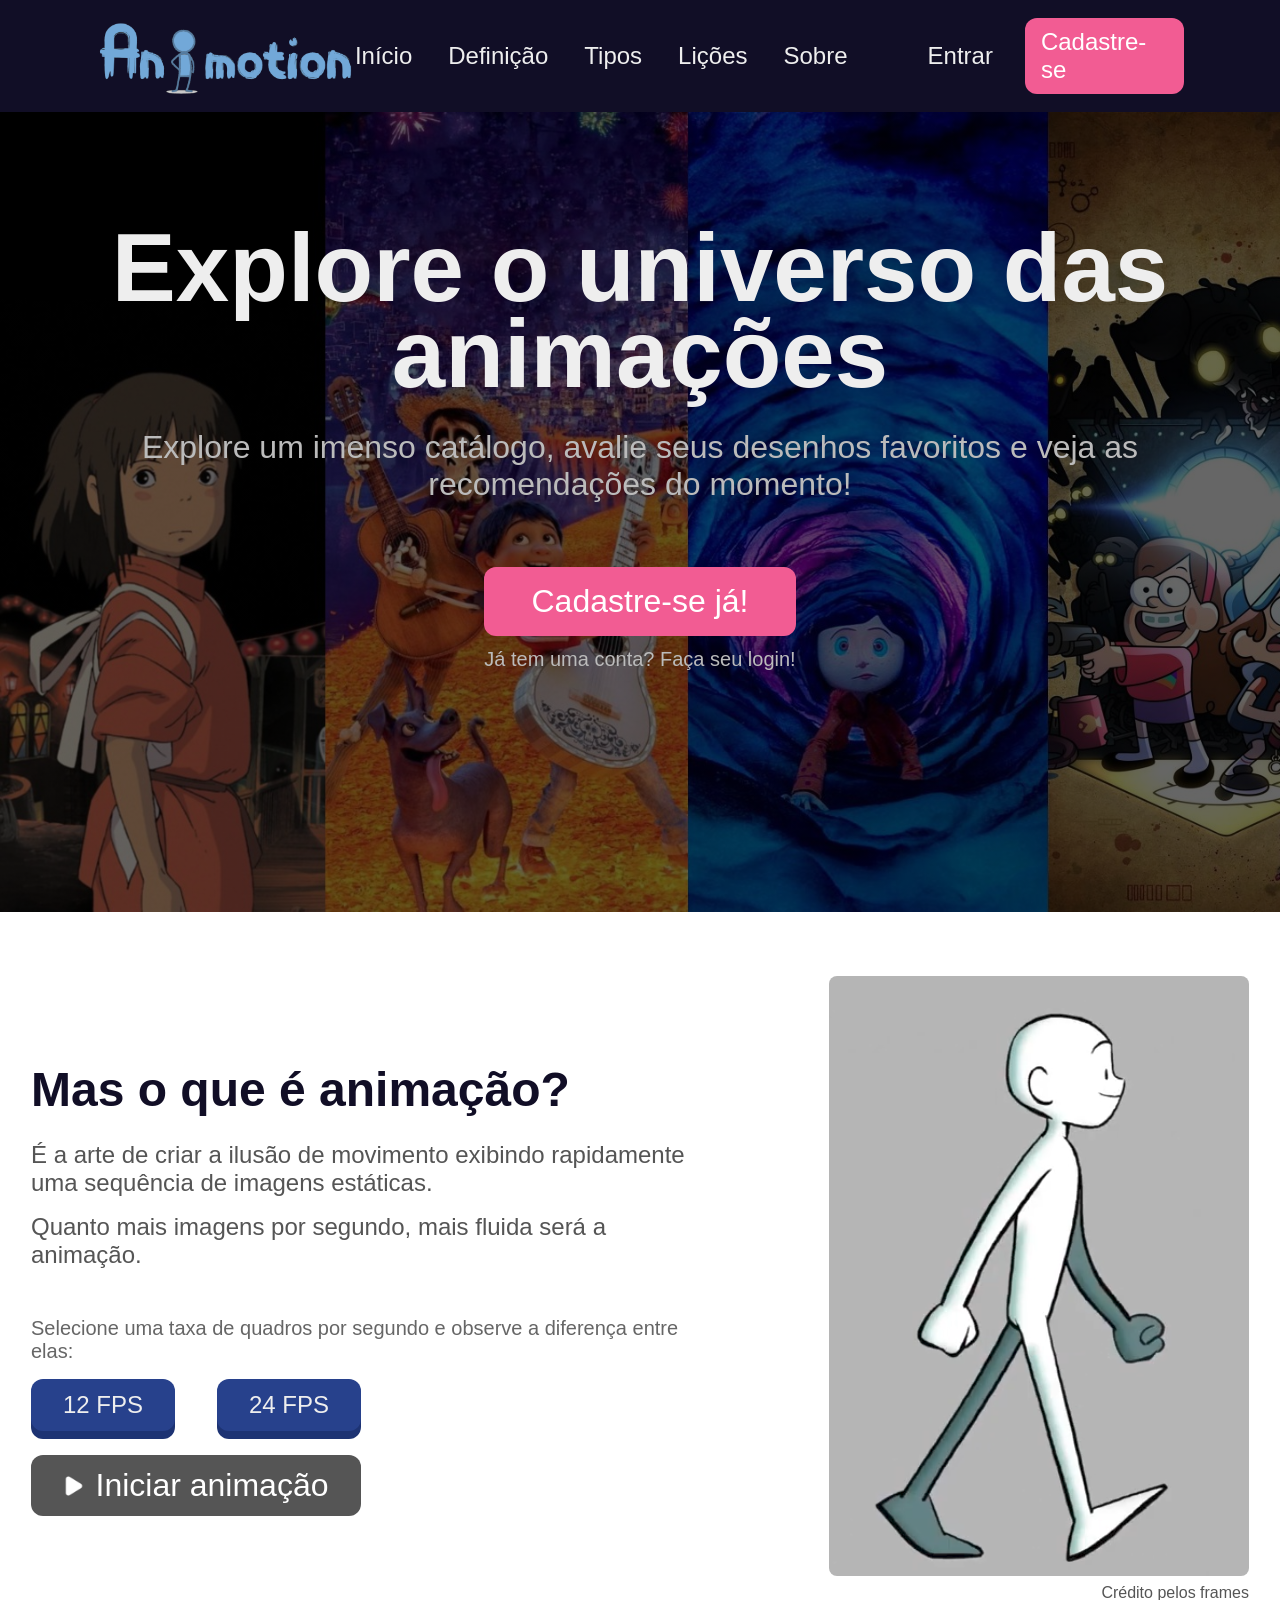
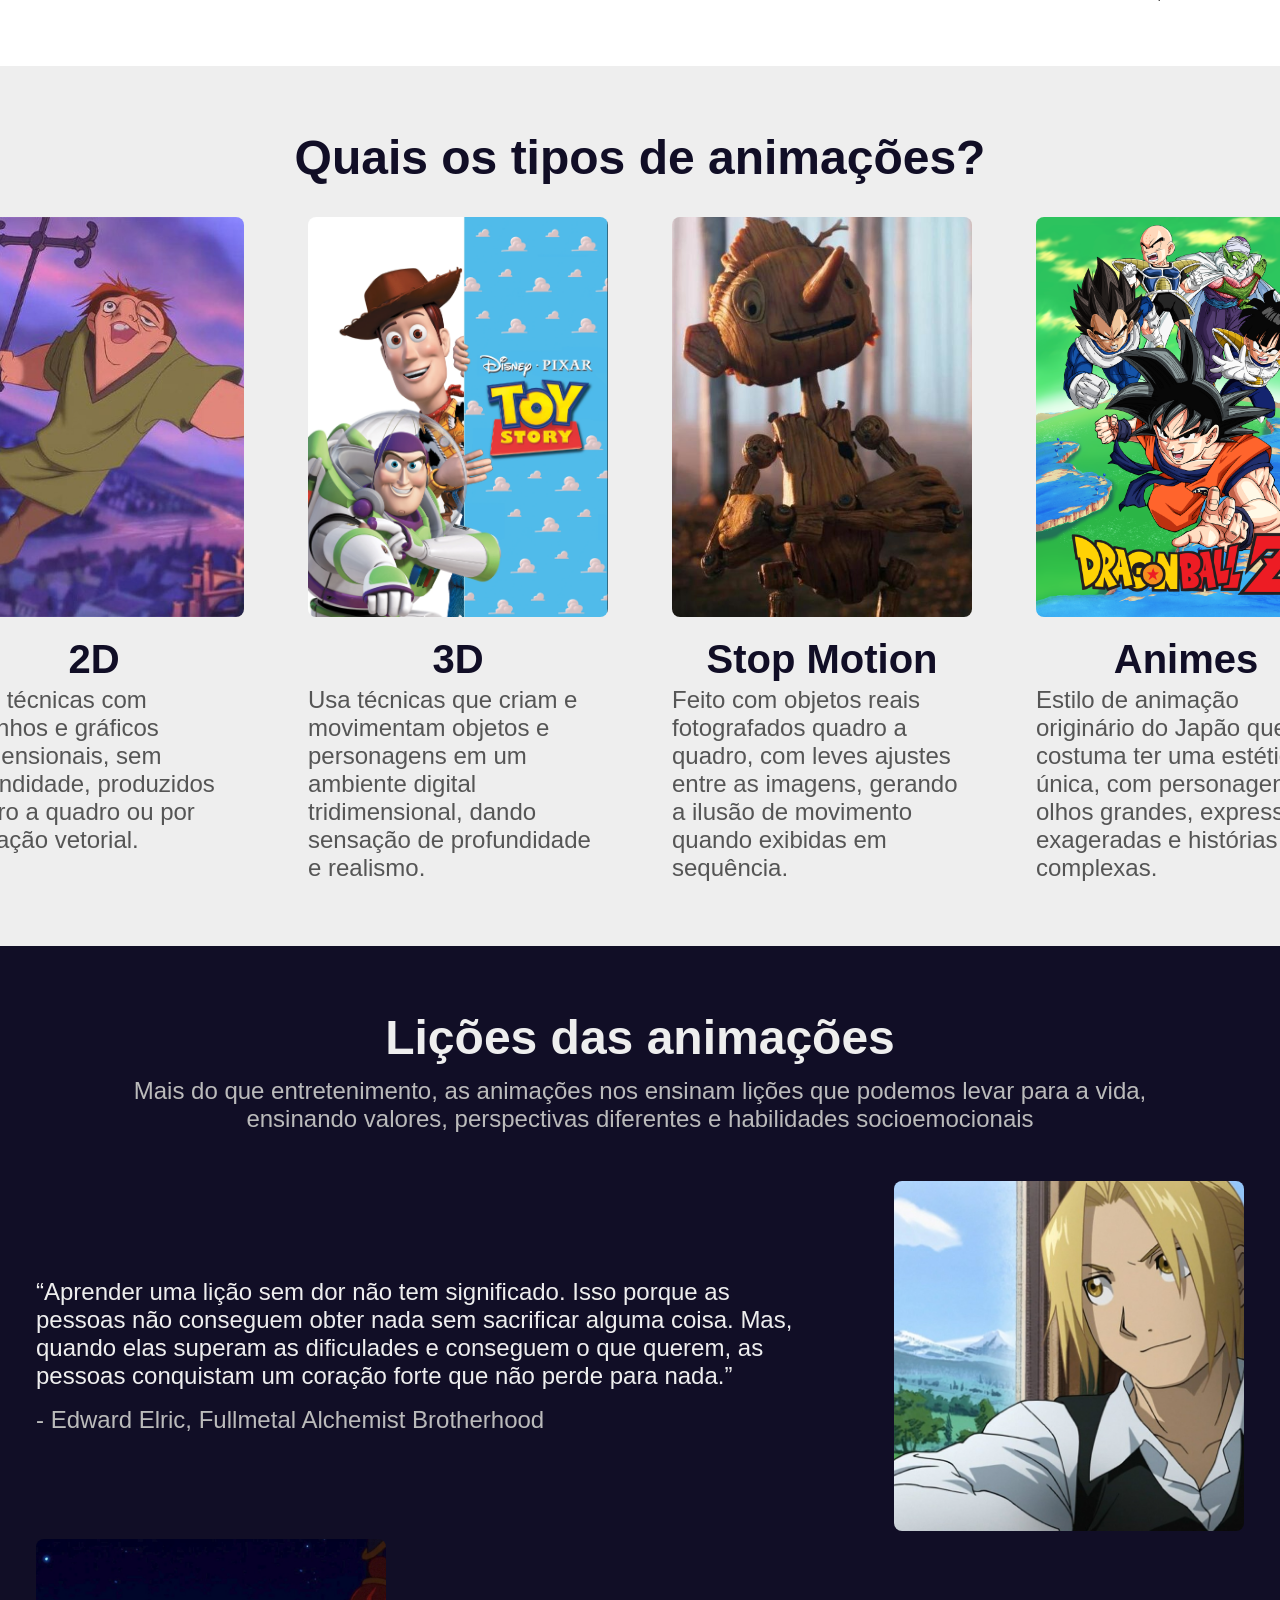
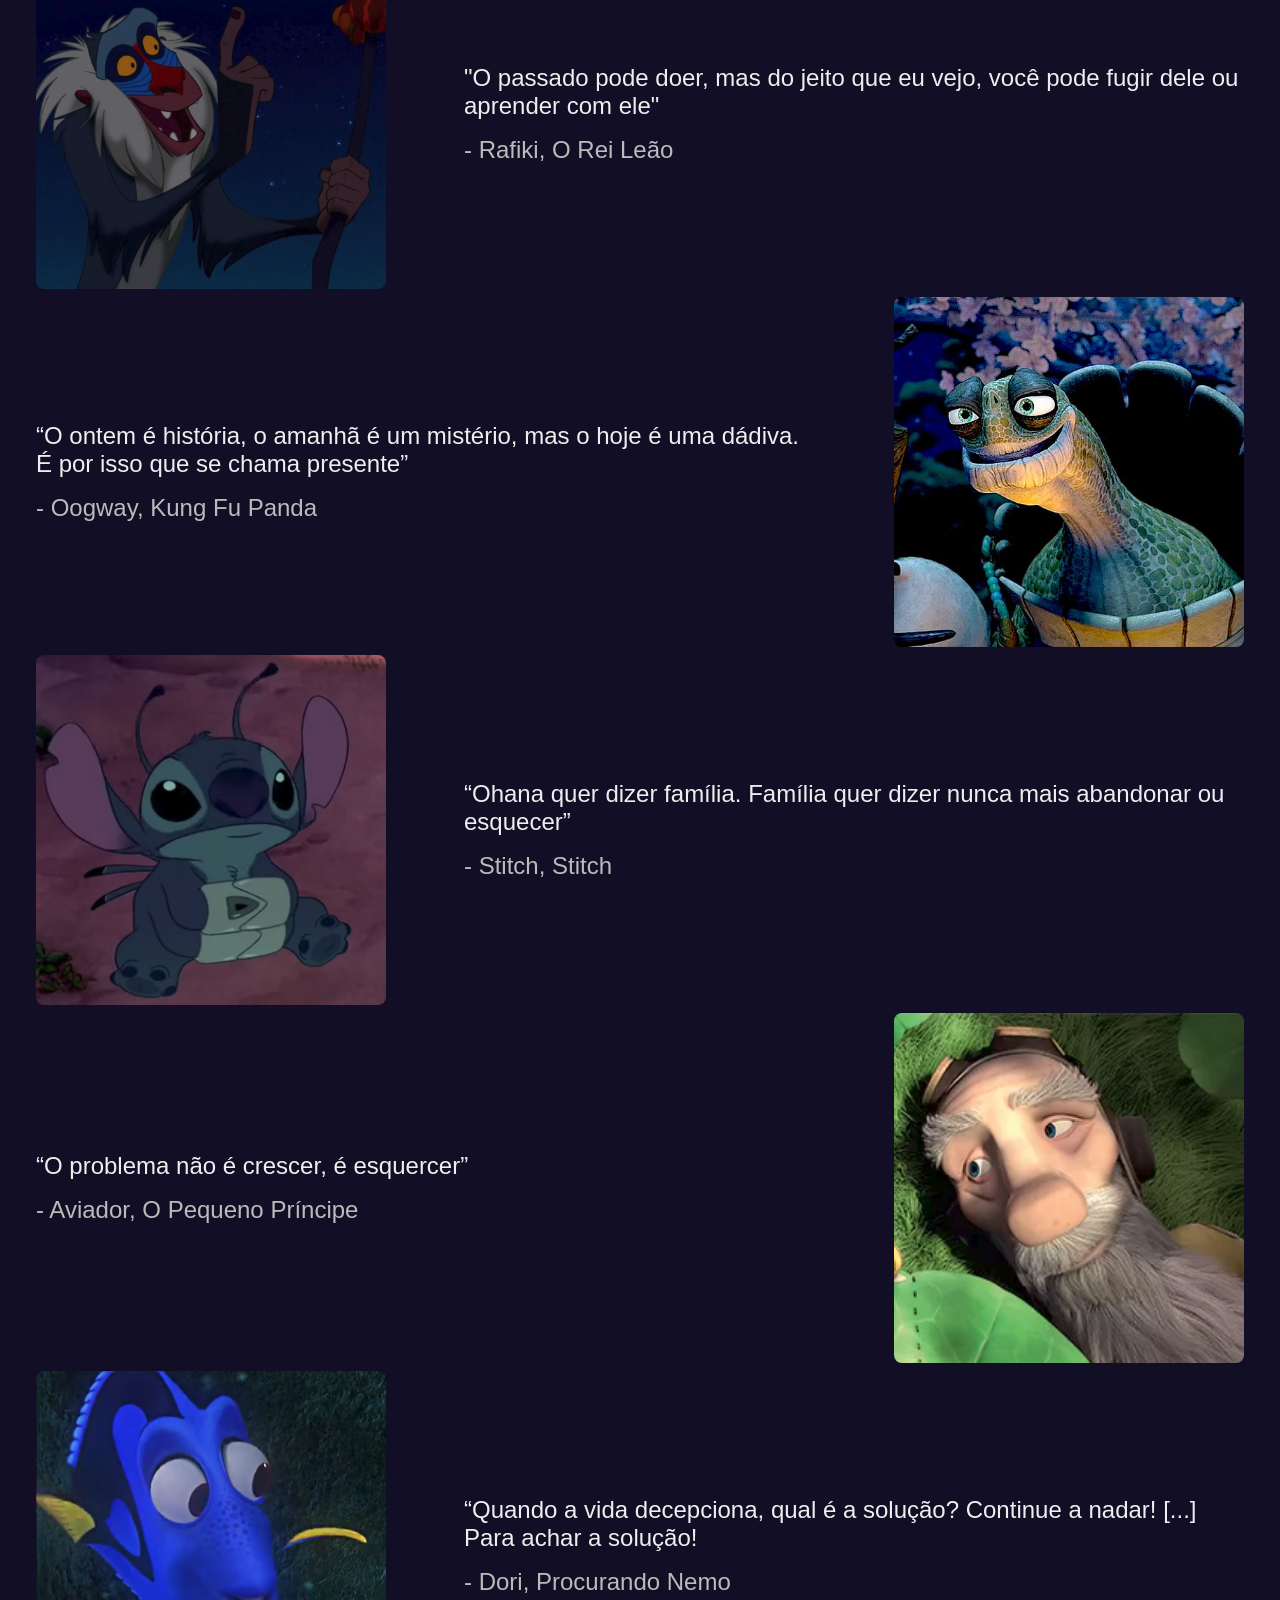
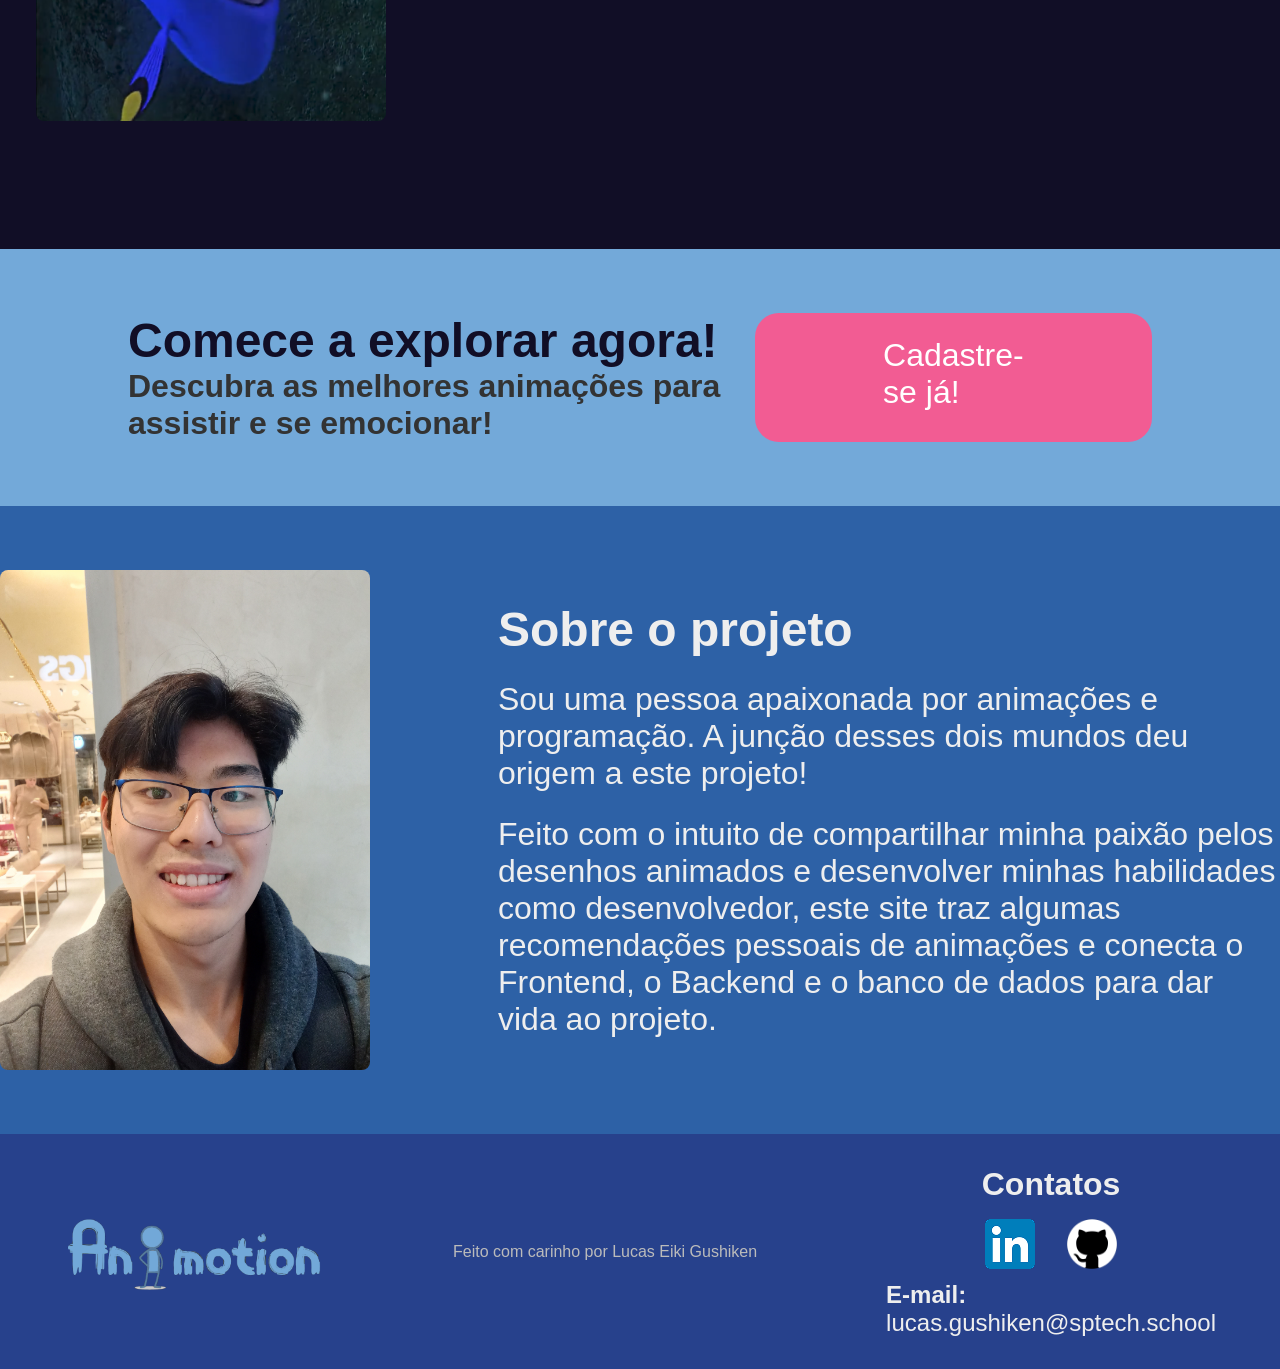
<file: site/public/index.html>
<!DOCTYPE html>
<html lang="pt-br">

<head>
    <meta charset="UTF-8">
    <meta name="viewport" content="width=device-width, initial-scale=1.0">
    <title>Animotion</title>

    <link rel="stylesheet" href="./css/reset.css">
    <link rel="stylesheet" href="./css/styles.css">

    <link rel="shortcut icon" href="./assets/images/icons/boneco-icon.png" type="image/x-icon">
</head>

<body>
    <header>
        <img class="logo-animotion" src="./assets/images/animotion-logo.png" alt="logo animotion">

        <nav>
            <ul class="links">
                <li><a href="#">Início</a></li>
                <li><a href="#definicao">Definição</a></li>
                <li><a href="#tipos">Tipos</a></li>
                <li><a href="#licoes">Lições</a></li>
                <li><a href="#sobre">Sobre</a></li>
            </ul>
            <div class="header-cta">
                <a href="./login.html">Entrar</a>
                <a href="./cadastro.html" class="cta-button">Cadastre-se</a>
            </div>
        </nav>
    </header>

    <main>
        <section class="hero">
            <div class="hero-info">
                <h1>Explore o universo das animações</h1>
                <p>Explore um imenso catálogo, avalie seus desenhos favoritos e veja as recomendações do momento!</p>
            </div>
            <div class="hero-cta">
                <a href="./cadastro.html" class="cta-button">Cadastre-se já!</a>
                <a href="./login.html" class="login-button">Já tem uma conta? Faça seu login!</a>
            </div>
        </section>


        <section id="definicao">
            <div class="definicao-info">
                <div class="info-container">
                    <h2>Mas o que é animação?</h2>
                    <div class="p-container">
                        <p>É a arte de criar a ilusão de movimento exibindo rapidamente uma sequência de imagens
                            estáticas.
                        </p>
                        <p>Quanto mais imagens por segundo, mais fluida será a animação.</p>
                    </div>
                </div>
                <div class="definicao-cta">
                    <p>Selecione uma taxa de quadros por segundo e observe a diferença entre elas:</p>
                    <div class="definicao-buttons">
                        <div class="fps-buttons">
                            <button id="btn-12fps" onclick="selecionarFPS(12)">12 FPS</button>
                            <button id="btn-24fps" onclick="selecionarFPS(24)">24 FPS</button>
                        </div>
                        <button id="btn-toggle-animacao" disabled onclick="toggleAnimacao()" class="cta-button">Iniciar
                            animação</button>
                    </div>
                </div>
            </div>

            <div class="img-container">
                <img id="img-frame" src="./assets/images/frames/12fps/frame-1.png" alt="frames">
                <a target="_blank" href="https://www.youtube.com/watch?v=8MRDWFzOXe4">Crédito pelos frames</a>
            </div>
        </section>


        <section id="tipos">
            <h2>Quais os tipos de animações?</h2>
            <ul class="tipos-animacoes">
                <li>
                    <img src="./assets/images/corcunda-de-notredame.jpeg" alt="Corcunda de Notre Dame">
                    <div class="tipo-info">
                        <h3>2D</h3>
                        <p>Inclui técnicas com desenhos e gráficos bidimensionais, sem profundidade, produzidos quadro a
                            quadro ou por animação vetorial.</p>
                    </div>
                </li>
                <li>
                    <img src="./assets/images/toy-story.png" alt="Toy Story">
                    <div class="tipo-info">
                        <h3>3D</h3>
                        <p>Usa técnicas que criam e movimentam objetos e personagens em um ambiente digital
                            tridimensional,
                            dando sensação de profundidade e realismo.</p>
                    </div>
                </li>
                <li>
                    <img src="./assets/images/pinoquio.jpg" alt="Pinóquio de Guillermo del Toro">
                    <div class="tipo-info">
                        <h3>Stop Motion</h3>
                        <p>Feito com objetos reais fotografados quadro a quadro, com leves ajustes entre as imagens,
                            gerando
                            a ilusão de movimento quando exibidas em sequência.</p>
                    </div>
                </li>
                <li>
                    <img src="./assets/images/dragon-ball-z.png" alt="Dragon Ball Z">
                    <div class="tipo-info">
                        <h3>Animes</h3>
                        <p>Estilo de animação originário do Japão que costuma ter uma estética única, com personagens de
                            olhos grandes, expressões exageradas e histórias complexas.</p>
                    </div>
                </li>
            </ul>
        </section>


        <section id="licoes">
            <div class="licoes-info">
                <h2>Lições das animações</h2>
                <p>Mais do que entretenimento, as animações nos ensinam lições que podemos levar para a vida, ensinando
                    valores, perspectivas diferentes e habilidades socioemocionais</p>
            </div>

            <ul class="citacoes">
                <li>
                    <div class="citacao-container">
                        <p class="citacao">
                            “Aprender uma lição sem dor não tem significado. Isso porque as pessoas não conseguem obter
                            nada
                            sem sacrificar alguma coisa. Mas, quando elas superam as dificulades e conseguem o que
                            querem,
                            as pessoas conquistam um coração forte que não perde para nada.”
                        </p>
                        <p class="credito">- Edward Elric, Fullmetal Alchemist Brotherhood</p>
                    </div>
                    <img src="./assets/images/edward-fmab.jpg" alt="Edward Elric">
                </li>

                <li class="reverso">
                    <div class="citacao-container">
                        <p class="citacao">
                            "O passado pode doer, mas do jeito que eu vejo, você pode fugir dele ou aprender com ele"
                        </p>
                        <p class="credito">- Rafiki, O Rei Leão</p>
                    </div>
                    <img src="./assets/images/rafiki.jpg" alt="Rafiki">
                </li>

                <li>
                    <div class="citacao-container">
                        <p class="citacao">
                            “O ontem é história, o amanhã é um mistério, mas o hoje é uma dádiva. É por isso que se
                            chama
                            presente”
                        </p>
                        <p class="credito">- Oogway, Kung Fu Panda</p>
                    </div>
                    <img src="./assets/images/oogway.jpeg" alt="Oogway">
                </li>

                <li class="reverso">
                    <div class="citacao-container">
                        <p class="citacao">
                            “Ohana quer dizer família. Família quer dizer nunca mais abandonar ou esquecer”
                        </p>
                        <p class="credito">- Stitch, Stitch</p>
                    </div>
                    <img src="./assets/images/stitch.png" alt="Stitch">
                </li>

                <li>
                    <div class="citacao-container">
                        <p class="citacao">
                            “O problema não é crescer, é esquercer”
                        </p>
                        <p class="credito">- Aviador, O Pequeno Príncipe</p>
                    </div>
                    <img src="./assets/images/aviador-pequeno-principe.png" alt="Aviador do Pequeno Príncipe">
                </li>

                <li class="reverso">
                    <div class="citacao-container">
                        <p class="citacao">
                            “Quando a vida decepciona, qual é a solução? Continue a nadar! [...] Para achar a solução!
                        </p>
                        <p class="credito">- Dori, Procurando Nemo</p>
                    </div>
                    <img src="./assets/images/dori.png" alt="Dori">
                </li>
            </ul>
        </section>


        <div class="cta">
            <div class="cta-container">
                <h2>Comece a explorar agora!</h2>
                <p>Descubra as melhores animações para assistir e se emocionar!</p>
            </div>
            <a href="./cadastro.html" class="cta-button">Cadastre-se já!</a>
        </div>


        <section id="sobre">
            <img src="./assets/images/foto-minha.jpg" alt="eu mesmo">
            <div class="sobre-info">
                <h2>Sobre o projeto</h2>
                <p>Sou uma pessoa apaixonada por animações e programação. A junção desses dois mundos deu origem a este
                    projeto!</p>
                <p>Feito com o intuito de compartilhar minha paixão pelos desenhos animados e desenvolver minhas
                    habilidades
                    como desenvolvedor, este site traz algumas recomendações pessoais de animações e conecta o Frontend,
                    o
                    Backend e o banco de dados para dar vida ao projeto.</p>
            </div>
        </section>
    </main>

    <footer>
        <img class="logo-animotion" src="./assets/images/animotion-logo.png" alt="logo animotion">
        <p>Feito com carinho por Lucas Eiki Gushiken</p>
        <div class="contatos">
            <h3>Contatos</h3>
            <div class="contatos-container">
                <ul class="redes-sociais">
                    <li><a target="_blank" href="https://www.linkedin.com/in/lucaseikigushiken/"><img
                                src="./assets/images/icons/linkedin-icon.png" alt="logo do linkedin"></a></li>
                    <li><a target="_blank" href="https://github.com/lucas-eiki"><img
                                src="./assets/images/icons/github-icon.png" alt="logo do github"></a></li>
                </ul>
                <div class="email-container">
                    <h4>E-mail:</h4>
                    <p>lucas.gushiken@sptech.school</p>
                </div>
            </div>
        </div>
    </footer>
</body>

</html>

<script>
    let imgFrame = document.getElementById('img-frame')
    let btn12fps = document.getElementById('btn-12fps')
    let btn24fps = document.getElementById('btn-24fps')
    let btnToggleAnimacao = document.getElementById('btn-toggle-animacao')
    let taxaAtualizacao = 0
    let fps
    let isLooping = false

    function selecionarFPS(fps_selecionado) {
        let umSegundo = 1000

        taxaAtualizacao = umSegundo / fps_selecionado
        fps = fps_selecionado

        if (fps == 12) {
            btn12fps.classList.toggle('selecionado')
            btn24fps.classList.remove('selecionado')
        } else {
            btn24fps.classList.toggle('selecionado')
            btn12fps.classList.remove('selecionado')
        }

        if (
            btn12fps.classList.contains('selecionado') ||
            btn24fps.classList.contains('selecionado')
        ) {
            btnToggleAnimacao.removeAttribute('disabled', '')
        } else {
            btnToggleAnimacao.setAttribute('disabled', '')
        }
    }

    let loopFrames

    function toggleAnimacao() {
        let frame = 0
        let qtdFrames = fps == 12 ? 16 : 32

        if (!isLooping) {
            isLooping = true

            loopFrames = setInterval(() => {
                frame++
                if (frame > qtdFrames) {
                    frame = 1
                }

                imgFrame.src = `./assets/images/frames/${fps}fps/frame-${frame}.png`
            }, taxaAtualizacao)

            btn12fps.setAttribute('disabled', '')
            btn24fps.setAttribute('disabled', '')
            btnToggleAnimacao.classList.add('animando')
            btnToggleAnimacao.innerHTML = "Parar animação"
        }
        else {
            isLooping = false
            clearInterval(loopFrames)
            btn12fps.removeAttribute('disabled', '')
            btn24fps.removeAttribute('disabled', '')
            btnToggleAnimacao.classList.remove('animando')
            btnToggleAnimacao.innerHTML = "Iniciar animação"
        }
    }
</script>
</file>
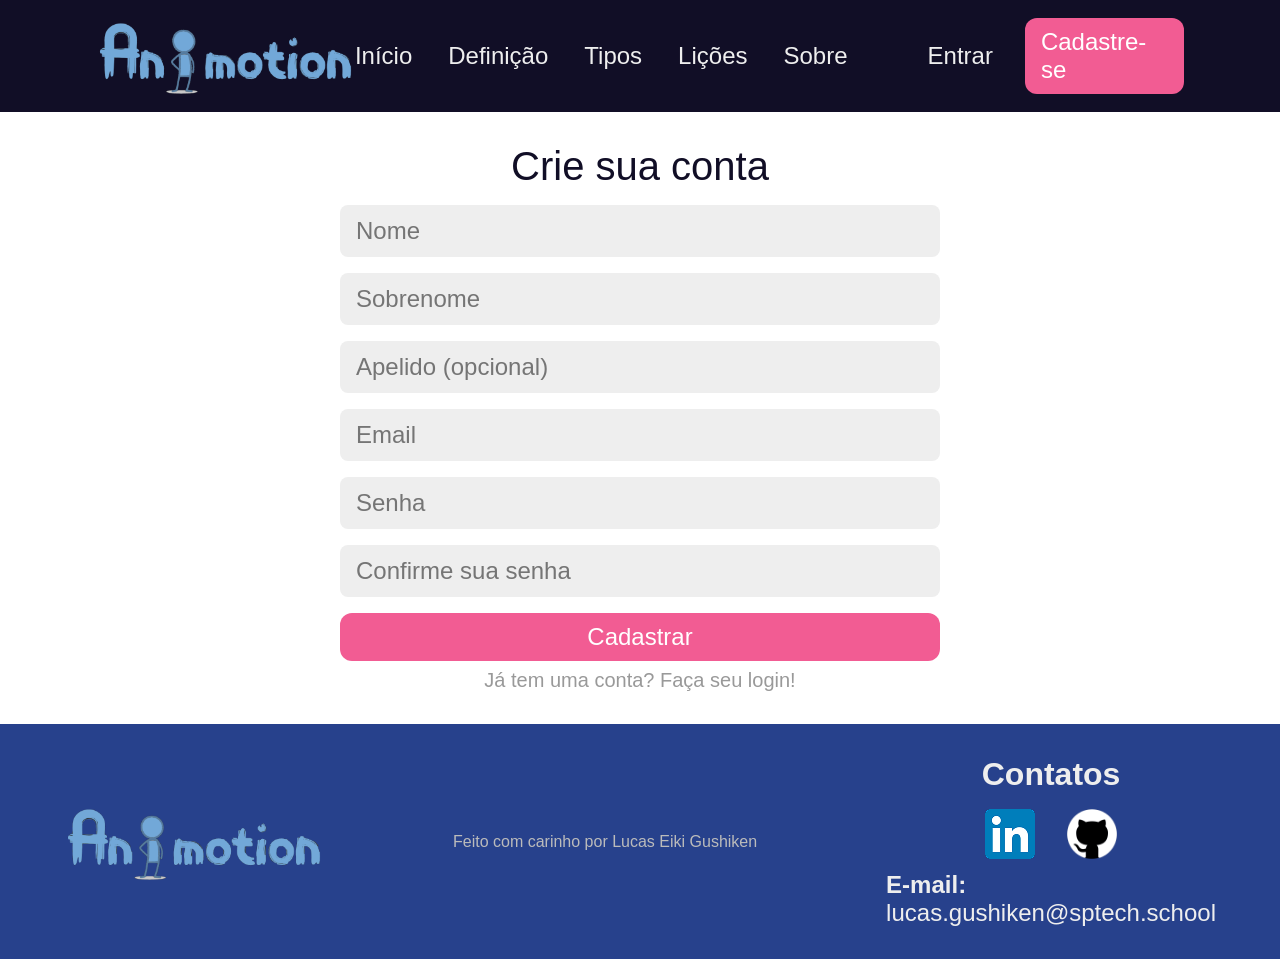
<file: site/public/cadastro.html>
<!DOCTYPE html>
<html lang="pt-br">

<head>
    <meta charset="UTF-8">
    <meta name="viewport" content="width=device-width, initial-scale=1.0">
    <title>Cadastro - Animotion</title>

    <link rel="stylesheet" href="./css/reset.css">
    <link rel="stylesheet" href="./css/styles.css">
    
    <link rel="shortcut icon" href="./assets/images/icons/boneco-icon.png" type="image/x-icon">
</head>

<body>
    <header>
        <img class="logo-animotion" src="./assets/images/animotion-logo.png" alt="logo animotion">

        <nav>
            <ul class="links">
                <li><a href="index.html">Início</a></li>
                <li><a href="index.html#definicao">Definição</a></li>
                <li><a href="index.html#tipos">Tipos</a></li>
                <li><a href="index.html#licoes">Lições</a></li>
                <li><a href="index.html#sobre">Sobre</a></li>
            </ul>
            <div class="header-cta">
                <a href="./login.html">Entrar</a>
                <a href="./cadastro.html" class="cta-button">Cadastre-se</a>
            </div>
        </nav>
    </header>

    <main class="login-container">
        <div class="form-container">
            <h1>Crie sua conta</h1>
            <div class="inputs-container">
                <input type="text" placeholder="Nome" id="ipt_nome">
                <input type="text" placeholder="Sobrenome" id="ipt_sobrenome">
                <input type="text" placeholder="Apelido (opcional)" id="ipt_apelido">
                <input type="text" placeholder="Email" id="ipt_email">
                <input type="password" placeholder="Senha" id="ipt_senha">
                <input type="password" placeholder="Confirme sua senha" id="ipt_senha_confirmacao">
            </div>
            <div class="login-buttons-container">
                <button onclick="cadastrar()">Cadastrar</button>
                <a href="./login.html">Já tem uma conta? Faça seu login!</a>
            </div>
        </div>
    </main>

    <footer>
        <img class="logo-animotion" src="./assets/images/animotion-logo.png" alt="logo animotion">
        <p>Feito com carinho por Lucas Eiki Gushiken</p>
        <div class="contatos">
            <h3>Contatos</h3>
            <div class="contatos-container">
                <ul class="redes-sociais">
                    <li><a target="_blank" href="https://www.linkedin.com/in/lucaseikigushiken/"><img
                                src="./assets/images/icons/linkedin-icon.png" alt="logo do linkedin"></a></li>
                    <li><a target="_blank" href="https://github.com/lucas-eiki"><img
                                src="./assets/images/icons/github-icon.png" alt="logo do github"></a></li>
                </ul>
                <div class="email-container">
                    <h4>E-mail:</h4>
                    <p>lucas.gushiken@sptech.school</p>
                </div>
            </div>
        </div>
    </footer>
</body>

</html>

<script>
    function cadastrar() {
        let nome = ipt_nome.value
        let sobrenome = ipt_sobrenome.value
        let apelido = ipt_apelido.value
        let email = ipt_email.value
        let senha = ipt_senha.value
        let senha_confirmacao = ipt_senha_confirmacao.value

        if (
            nome.trim() == '' ||
            sobrenome.trim() == '' ||
            email.trim() == '' ||
            senha.trim() == '' ||
            senha_confirmacao.trim() == ''
        ) {
            alert('Preencha todos os campos')
        }
        else if (senha != senha_confirmacao) {
            alert('Senhas não correspondem')
        }
        else {

            fetch('/usuarios/cadastrar', {
                method: "POST",
                headers: {
                    "Content-Type": "application/json",
                },
                body: JSON.stringify({
                    nomeServer: nome,
                    sobrenomeServer: sobrenome,
                    emailServer: email,
                    apelidoServer: apelido,
                    senhaServer: senha
                }),
            })
                .then(resposta => {
                    if (resposta.ok) {
                        alert('Cadastro realizado com sucesso')
                        window.location = "login.html";
                    }
                    else {
                        throw "Houve um erro ao tentar realizar o cadastro!";
                    }
                }).catch(erro => {
                    alert(erro)
                    console.log(erro);
                })
        }
    }
</script>
</file>
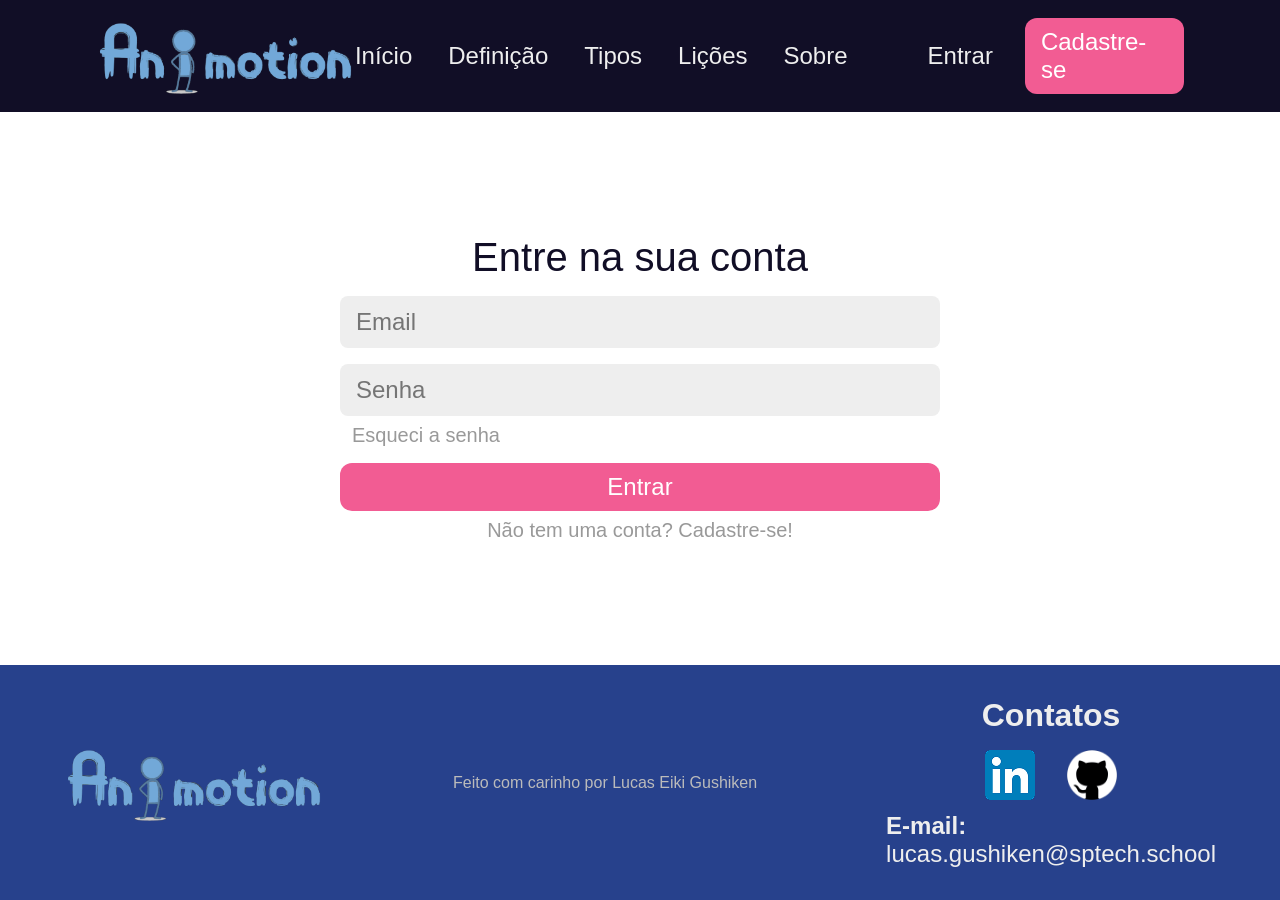
<file: site/public/login.html>
<!DOCTYPE html>
<html lang="pt-br">

<head>
    <meta charset="UTF-8">
    <meta name="viewport" content="width=device-width, initial-scale=1.0">
    <title>Login - Animotion</title>

    <link rel="stylesheet" href="./css/reset.css">
    <link rel="stylesheet" href="./css/styles.css">

    <link rel="shortcut icon" href="./assets/images/icons/boneco-icon.png" type="image/x-icon">
</head>

<body>
    <header>
        <img class="logo-animotion" src="./assets/images/animotion-logo.png" alt="logo animotion">

        <nav>
            <ul class="links">
                <li><a href="index.html">Início</a></li>
                <li><a href="index.html#definicao">Definição</a></li>
                <li><a href="index.html#tipos">Tipos</a></li>
                <li><a href="index.html#licoes">Lições</a></li>
                <li><a href="index.html#sobre">Sobre</a></li>
            </ul>
            <div class="header-cta">
                <a href="./login.html">Entrar</a>
                <a href="./cadastro.html" class="cta-button">Cadastre-se</a>
            </div>
        </nav>
    </header>

    <main class="login-container">
        <div class="form-container">
            <h1>Entre na sua conta</h1>
            <div class="inputs-container">
                <input type="text" placeholder="Email" id="ipt_email">
                <div class="senha-container">
                    <input type="password" placeholder="Senha" id="ipt_senha">
                    <a href="#">Esqueci a senha</a>
                </div>
            </div>
            <div class="login-buttons-container">
                <button onclick="entrar()">Entrar</button>
                <a href="./cadastro.html">Não tem uma conta? Cadastre-se!</a>
            </div>
        </div>
    </main>

    <footer>
        <img class="logo-animotion" src="./assets/images/animotion-logo.png" alt="logo animotion">
        <p>Feito com carinho por Lucas Eiki Gushiken</p>
        <div class="contatos">
            <h3>Contatos</h3>
            <div class="contatos-container">
                <ul class="redes-sociais">
                    <li><a target="_blank" href="https://www.linkedin.com/in/lucaseikigushiken/"><img
                                src="./assets/images/icons/linkedin-icon.png" alt="logo do linkedin"></a></li>
                    <li><a target="_blank" href="https://github.com/lucas-eiki"><img
                                src="./assets/images/icons/github-icon.png" alt="logo do github"></a></li>
                </ul>
                <div class="email-container">
                    <h4>E-mail:</h4>
                    <p>lucas.gushiken@sptech.school</p>
                </div>
            </div>
        </div>
    </footer>
</body>

</html>

<script>
    function entrar() {
        var emailVar = ipt_email.value;
        var senhaVar = ipt_senha.value;

        if (emailVar == "" || senhaVar == "") {
            alert('Preencha todos os campos')
            return false;
        }

        fetch("/usuarios/autenticar", {
            method: "POST",
            headers: {
                "Content-Type": "application/json"
            },
            body: JSON.stringify({
                emailServer: emailVar,
                senhaServer: senhaVar
            })
        }).then(function (resposta) {
            console.log("ESTOU NO THEN DO entrar()!")

            if (resposta.ok) {
                console.log(resposta);

                resposta.json().then(json => {
                    console.log(json);
                    console.log(JSON.stringify(json));
                    sessionStorage.ID_USUARIO = json.id;
                    sessionStorage.NOME_USUARIO = json.nome;
                    sessionStorage.SOBRENOME_USUARIO = json.sobrenome;
                    sessionStorage.SENHA = json.senha;
                    sessionStorage.EMAIL_USUARIO = json.email;
                    sessionStorage.APELIDO_USUARIO = json.apelido;
                    sessionStorage.IMAGEM_PERFIL_USUARIO = json.imagem_perfil;

                    window.location = "./dashboard/animacoes.html";

                });

            } else {

                console.log("Houve um erro ao tentar realizar o login!");

                alert('Email e/ou senha inválido(s)')
            }

        }).catch(function (erro) {
            console.log(erro);
        })

        return false;
    }
</script>
</file>
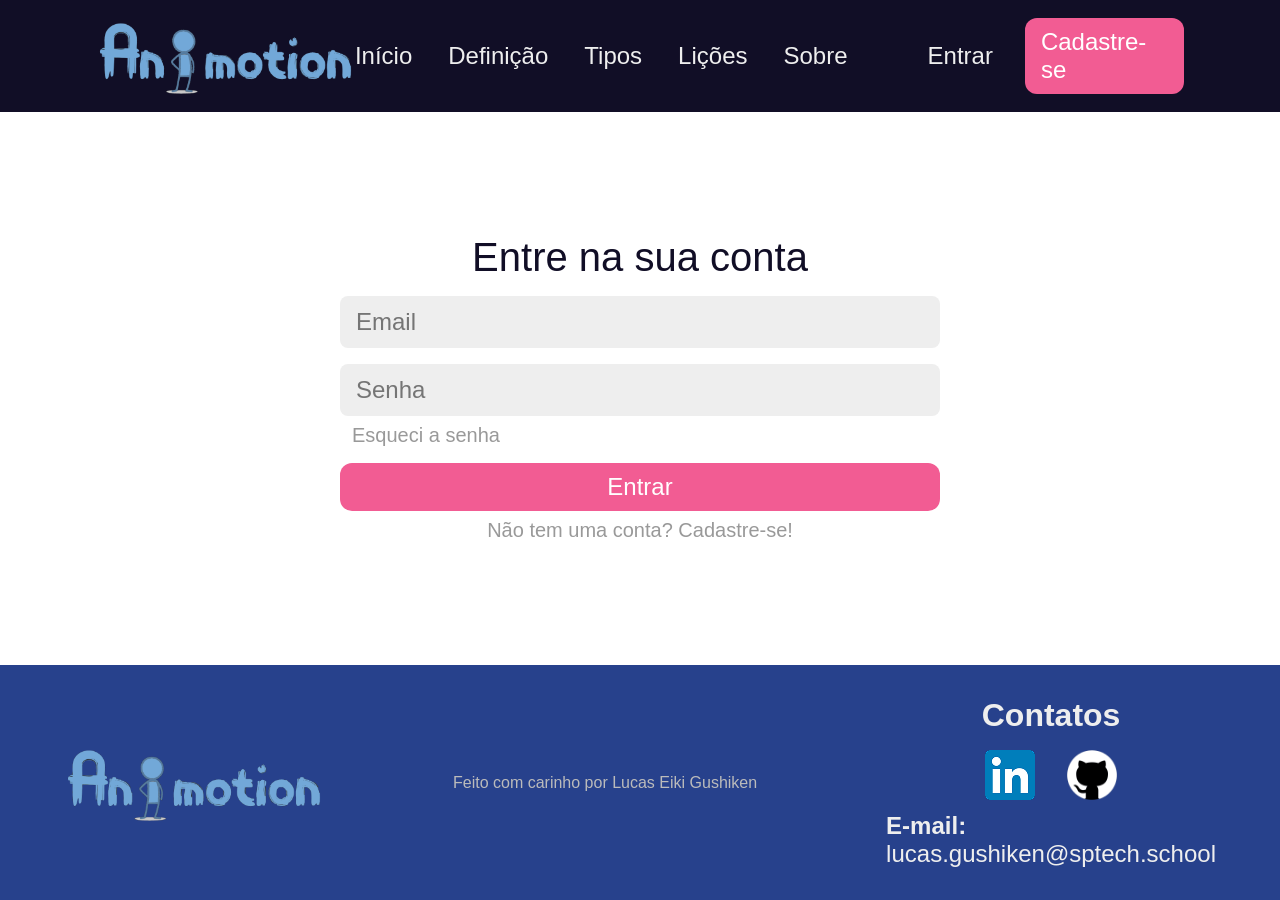
<file: site/public/dashboard/animacoes.html>
<!DOCTYPE html>
<html lang="pt-br">

<head>
    <meta charset="UTF-8">
    <meta name="viewport" content="width=device-width, initial-scale=1.0">
    <title>Animotion</title>

    <link rel="stylesheet" href="../css/reset.css">
    <link rel="stylesheet" href="../css/styles.css">
    <link rel="stylesheet" href="../css/dashboard.css">

    <link rel="shortcut icon" href="../assets/images/icons/boneco-icon.png" type="image/x-icon">

    <script src="../js/sessao.js"></script>
</head>

<body onload="validarSessao(), exibirAnimacoes()">
    <header>
        <img class="logo-animotion" src="../assets/images/animotion-logo.png" alt="logo animotion">

        <nav>
            <ul class="links">
                <li><a class="selecionado" href="./animacoes.html">Animações</a></li>
                <li><a href="./estatisticas.html">Estatísticas</a></li>
            </ul>
            <div class="perfil-container">
                <button onclick="toggleLinksPerfil()" class="btn-perfil-container">
                    <img id="imagem-perfil" src="" alt="imagem de perfil">
                    <div class="perfil-info-container">
                        <span id="apelido-usuario">Apelido</span>
                        <span id="email-usuario">E-mail</span>
                    </div>
                </button>
                <div id="div-perfil-links" class="perfil-links-container">
                    <a class="perfil-button perfil-link" href="./perfil.html">Perfil</a>
                    <button onclick="finalizarSessao()" class="sair-button perfil-link">Sair</button>
                </div>
            </div>
        </nav>
    </header>

    <main class="main-animacoes">
        <div class="titulo-container">
            <h1>Lista de animações</h1>
            <!-- <button>
                <img src="../assets/images/icons/slider.svg" alt="ícone de filtro">
                <span>Filtros</span>
            </button> -->
        </div>
        <ul id="lista-animacoes"></ul>
    </main>

    <footer>
        <img class="logo-animotion" src="../assets/images/animotion-logo.png" alt="logo animotion">
        <p>Feito com carinho por Lucas Eiki Gushiken</p>
        <div class="contatos">
            <h3>Contatos</h3>
            <div class="contatos-container">
                <ul class="redes-sociais">
                    <li>
                        <a target="_blank" href="https://www.linkedin.com/in/lucaseikigushiken/">
                            <img src="../assets/images/icons/linkedin-icon.png" alt="logo do linkedin">
                        </a>
                    </li>
                    <li>
                        <a target="_blank" href="https://github.com/lucas-eiki">
                            <img src="../assets/images/icons/github-icon.png" alt="logo do github">
                        </a>
                    </li>
                </ul>
                <div class="email-container">
                    <h4>E-mail:</h4>
                    <p>lucas.gushiken@sptech.school</p>
                </div>
            </div>
        </div>
    </footer>
</body>

</html>

<script>
    let ul_lista_animacoes = document.getElementById('lista-animacoes')

    function exibirAnimacoes() {
        fetch('/animacoes/listar').then(function (resposta) {
            if (resposta.ok) {

                if (resposta.status == 204) {
                    ul_lista_animacoes.innerHTML = '<li>Nenhuma animação encontrada</li>'
                    throw "Nenhum resultado encontrado!!";
                }

                console.log(resposta)

                resposta.json().then(resposta => {
                    for (let i = 0; i < resposta.length; i++) {
                        let animacao = resposta[i]
                        let imagem = animacao.imagem == null ? 'https://placehold.co/312x468?text=Imagem+não+encontrada' : animacao.imagem

                        ul_lista_animacoes.innerHTML += `
                            <li class="animacao">
                                <button class="animacao-container" onclick="verAnimacao(${animacao.id})">
                                    <img src="${imagem}" alt="Imagem da animação ${animacao.titulo}">
                                    <h2>${animacao.titulo}</h2>
                                </button>
                            </li>
                        `
                    }
                })
            }
            else {
                throw ('Houve um erro na API!');
            }
        }).catch(function (resposta) {
            console.error(resposta)
        })
    }

    function verAnimacao(id_animacao) {
        sessionStorage.ID_ANIMACAO = id_animacao

        window.location = "./animacao.html"
    }
</script>
</file>
<file: site/public/css/styles.css>
:root {
    --primario: #27418C;
    --secundario: #2D61A6;
    --terciario: #73A9D9;
    --contraste: #F25C93;
    --contraste-hover: #d15180;
    --escuro: #110E26;
    --color-claro: #eee;
    --color-meio-claro: #bbb;
    --color-meio-escuro: #999;
    --color-escuro: #555;
    --font-size-titulo-secao: 3rem;
    --font-weight-titulo-secao: 600;
}

html {
    scroll-behavior: smooth;
}

body {
    font-family: 'Inter', sans-serif;
    min-height: 100vh;
    display: flex;
    flex-direction: column;
    justify-content: space-between;
}

#definicao,
#tipos,
#licoes,
#sobre {
    scroll-margin-top: 112px;
}

header {
    display: flex;
    justify-content: space-between;
    align-items: center;
    background-color: var(--escuro);
    padding: 16px 96px;
    position: sticky;
    top: 0;
    z-index: 1;
}

.logo-animotion {
    width: 260px;
    height: 80px;
}

header nav {
    display: flex;
    gap: 80px;
    align-items: center;
}

header nav a {
    color: var(--color-claro);
    font-size: 1.5rem;
}

.links {
    display: flex;
    gap: 36px;
}

.header-cta {
    display: flex;
    gap: 32px;
    align-items: center;
}

.cta-button {
    background-color: var(--contraste);
    color: #fff;
    border-radius: 12px;
    transition: 0.2s ease-in-out;
}

.cta-button:hover {
    background-color: #d15180;
}

.header-cta .cta-button {
    padding: 10px 16px;
}



.hero {
    background-image: linear-gradient(rgba(0, 0, 0, 0.6), rgba(0, 0, 0, 0.6)), url(../assets/images/animacoes.jpg);
    background-size: cover;
    display: flex;
    flex-direction: column;
    justify-content: center;
    align-items: center;
    gap: 64px;
    padding-bottom: 128px;
    height: 800px;
}

.hero-info {
    display: flex;
    flex-direction: column;
    gap: 32px;
    justify-content: center;
    align-items: center;
    text-align: center;
    width: 1090px;
}

.hero-info h1 {
    color: var(--color-claro);
    font-size: 6rem;
    line-height: 90%;
}

.hero-info p {
    color: var(--color-meio-claro);
    font-size: 2rem;
}

.hero-cta {
    text-align: center;
    display: flex;
    flex-direction: column;
    gap: 12px;
}

.hero-cta .cta-button {
    font-size: 2rem;
    padding: 16px 32px;
    color: #fff;
}

.hero-cta a {
    color: var(--color-meio-claro);
    font-size: 1.25rem;
}

.hero-cta .login-button:hover {
    text-decoration: underline;
}



h2 {
    font-size: var(--font-size-titulo-secao);
    font-weight: var(--font-weight-titulo-secao);
    color: var(--escuro);
}

#definicao {
    padding: 64px 0;
    display: flex;
    justify-content: center;
    align-items: center;
    gap: 128px;
}

.definicao-info {
    display: flex;
    flex-direction: column;
    gap: 48px;
    max-width: 670px;
}

.info-container {
    display: flex;
    flex-direction: column;
    gap: 24px;
}

.info-container .p-container {
    display: flex;
    flex-direction: column;
    gap: 16px;
}

.info-container p {
    color: var(--color-escuro);
    font-size: 1.5rem;
}

.definicao-cta {
    display: flex;
    flex-direction: column;
    gap: 16px;
}

.definicao-cta p {
    font-size: 1.25rem;
    color: #666666;
}

.definicao-cta .definicao-buttons {
    display: flex;
    flex-direction: column;
    gap: 24px;
    width: fit-content;
}

.fps-buttons {
    display: flex;
    justify-content: space-between;
}

.fps-buttons button {
    background-color: var(--primario);
    color: var(--color-claro);
    padding: 12px 32px;
    border-radius: 12px;
    box-shadow: 0 8px #1D3373;
    font-size: 1.5rem;
    cursor: pointer;
    transition: 0.2s ease-in-out;
}

.fps-buttons button:hover {
    background-color: #233a80;
    color: #ddd;
}

button:disabled {
    background-color: var(--color-escuro);
    cursor: default;
}

.fps-buttons button:disabled {
    box-shadow: 0 8px var(--escuro);
}

.fps-buttons button:disabled:hover {
    background-color: var(--color-escuro);
    color: var(--color-claro);
}

.fps-buttons button.selecionado:disabled:hover {
    background-color: var(--terciario);
    color: var(--escuro);
}

.fps-buttons button.selecionado {
    position: relative;
    top: 6px;
    background-color: var(--terciario);
    box-shadow: none;
    color: var(--escuro);
}

.definicao-buttons .cta-button {
    padding: 12px 32px;
    font-size: 2rem;
    display: flex;
    justify-content: center;
    align-items: center;
    gap: 12px;
    width: 330px;
    cursor: pointer;
}

.definicao-buttons .cta-button::before {
    content: '';
    background-image: url(../assets/images/icons/start-icon.png);
    background-size: contain;
    width: 20px;
    height: 20px;
    display: block;
}

#btn-toggle-animacao.animando {
    background-color: #F70100;
}

#btn-toggle-animacao.animando:hover {
    background-color: #e00101;
}

#btn-toggle-animacao.animando::before {
    background-image: url(../assets/images/icons/stop-icon.png);
}

#btn-toggle-animacao:disabled:hover {
    background-color: var(--color-escuro);
    cursor: default;
}

#definicao img {
    height: 600px;
    width: 420px;
    object-fit: cover;
    border-radius: 8px;
}

#definicao .img-container {
    display: flex;
    flex-direction: column;
    align-items: flex-end;
    gap: 8px;
}

.img-container a {
    color: var(--color-escuro);
}

.img-container a:hover {
    text-decoration: underline;
}



#tipos {
    background-color: var(--color-claro);
    display: flex;
    flex-direction: column;
    justify-content: center;
    align-items: center;
    padding: 64px 0;
    gap: 32px;
}

.tipos-animacoes {
    display: flex;
    gap: 64px;
}

.tipos-animacoes li {
    width: min-content;
}

.tipos-animacoes li img {
    width: 300px;
    height: 400px;
    object-fit: cover;
    margin-bottom: 16px;
    border-radius: 8px;
}

.tipo-info {
    width: fit-content;
}

.tipo-info h3 {
    font-size: 2.5rem;
    font-weight: var(--font-weight-titulo-secao);
    text-align: center;
    margin-bottom: 4px;
    color: var(--escuro);
}

.tipo-info p {
    width: fit-content;
    font-size: 1.5rem;
    color: var(--color-escuro);
}



#licoes {
    background-color: var(--escuro);
    color: var(--color-claro);
    padding: 64px 0 128px 0;
}

#licoes .licoes-info {
    margin-bottom: 48px;
    text-align: center;
    display: flex;
    flex-direction: column;
    align-items: center;
    gap: 12px;
}

.licoes-info h2 {
    color: var(--color-claro);
}

.licoes-info p {
    color: var(--color-meio-claro);
    width: 1064px;
    font-size: 1.5rem;
}

.citacoes {
    display: flex;
    flex-direction: column;
    gap: 8px;
    align-items: center;
}

.citacoes li {
    display: flex;
    align-items: center;
    width: 1208px;
    justify-content: space-between;
}

.citacoes li.reverso {
    flex-direction: row-reverse;
}

.citacoes .citacao-container {
    display: flex;
    flex-direction: column;
    gap: 16px;
    font-size: 1.5rem;
    width: 780px;
}

.credito {
    color: var(--color-meio-claro);
}

.citacoes li img {
    width: 350px;
    height: 350px;
    object-fit: cover;
    border-radius: 8px;
}



.cta {
    background-color: var(--terciario);
    padding: 64px 128px;
    display: flex;
    justify-content: space-between;
}

.cta-container p {
    color: #333;
    font-size: 32px;
    font-weight: var(--font-weight-titulo-secao);
}

.cta .cta-button {
    padding: 24px 128px;
    font-size: 2rem;
    border-radius: 24px;
}



#sobre {
    background-color: var(--secundario);
    display: flex;
    justify-content: center;
    align-items: center;
    gap: 128px;
    padding: 64px 0;
}

#sobre img {
    width: 370px;
    height: 500px;
    border-radius: 8px;
}

#sobre .sobre-info {
    display: flex;
    flex-direction: column;
    gap: 24px;
    width: 950px;
}

.sobre-info h2 {
    color: var(--color-claro);
}

.sobre-info p {
    font-size: 2rem;
    color: var(--color-claro);
}



footer {
    padding: 32px 64px;
    background-color: var(--primario);
    display: flex;
    justify-content: space-between;
    align-items: center;
}

footer p {
    height: stretch;
    display: flex;
    align-items: flex-end;
    color: var(--color-meio-claro);
}

footer .contatos {
    display: flex;
    flex-direction: column;
    justify-content: center;
    align-items: center;
    color: var(--color-claro);
    gap: 16px;
}

.contatos h3 {
    font-size: 2rem;
}

.contatos-container .redes-sociais {
    margin-bottom: 8px;
    display: flex;
    justify-content: center;
    gap: 32px;
}

.redes-sociais img {
    width: 50px;
    height: 50px;
}

.email-container {
    font-size: 1.5rem;
}

.email-container h4 {
    font-weight: var(--font-weight-titulo-secao);
}

.email-container p {
    color: var(--color-claro);
}



.login-container {
    display: flex;
    justify-content: center;
    padding: 32px 0;
}

.form-container {
    display: flex;
    flex-direction: column;
    justify-content: center;
    align-items: center;
    gap: 16px;
    width: 600px;
}

.login-container h1 {
    font-size: 2.5rem;
    font-weight: 500;
    color: var(--escuro);
}

.inputs-container {
    display: flex;
    flex-direction: column;
    gap: 16px;
    width: 100%;
}

.inputs-container .senha-container {
    display: flex;
    flex-direction: column;
    gap: 8px;
}

.senha-container a {
    color: var(--color-meio-escuro);
    margin-left: 12px;
    font-size: 1.25rem;
    width: fit-content;
}

.senha-container a:hover {
    text-decoration: underline;
}

.inputs-container input {
    background-color: var(--color-claro);
    color: var(--color-meio-escuro);
    padding: 12px 16px;
    border-radius: 8px;
    border: none;
    font-size: 1.5rem;
}

.login-buttons-container {
    display: flex;
    flex-direction: column;
    align-items: center;
    gap: 8px;
    width: 100%;
}

.login-buttons-container button {
    background-color: var(--contraste);
    color: #fff;
    padding: 10px 24px;
    border: none;
    border-radius: 12px;
    font-size: 1.5rem;
    cursor: pointer;
    width: 100%;
    transition: 0.2s ease-in-out;
}

.login-buttons-container button:hover {
    background-color: var(--contraste-hover);
    color: var(--color-claro);
}

.login-buttons-container a {
    color: var(--color-meio-escuro);
    font-size: 1.25rem;
    text-align: center;
    width: fit-content;
}

.login-buttons-container a:hover {
    text-decoration: underline;
}
</file>
<file: site/public/css/dashboard.css>
header nav {
    gap: 64px;
}

.links li a.selecionado {
    color: var(--terciario);
}

.links li a:hover {
    text-decoration: underline;
}

.perfil-container {
    position: relative;
}

.btn-perfil-container {
    display: flex;
    align-items: center;
    gap: 16px;
    color: var(--color-claro);
    background-color: transparent;
    cursor: pointer;
    padding: 8px 16px;
    border-radius: 8px;
    transition: .2s ease;
}

.btn-perfil-container:hover {
    background-color: var(--primario);
}

.perfil-container #imagem-perfil {
    width: 55px;
    height: 55px;
    border-radius: 30px;
    object-fit: cover;
}

.perfil-info-container {
    display: flex;
    flex-direction: column;
    align-items: flex-start;
    gap: 8px;
    font-size: 1rem;
}

.perfil-links-container {
    display: none;
    flex-direction: column;
    align-items: center;
    position: absolute;
    bottom: -112px;
    left: 50%;
    transform: translateX(-50%);
    background-color: var(--color-claro);
    width: 120%;
    border-radius: 8px;
}

.perfil-links-container.aberto {
    display: flex;
}

.perfil-links-container .perfil-link {
    padding: 16px;
    font-size: 1.25rem;
    border-bottom: 1px solid #ccc;
    width: 100%;
    text-align: center;
}

.perfil-link:first-child {
    border-top-left-radius: 8px;
    border-top-right-radius: 8px;
}

.perfil-link:last-child {
    border-bottom: none;
    border-bottom-left-radius: 8px;
    border-bottom-right-radius: 8px;
}

.perfil-links-container a {
    color: var(--escuro);
}

.perfil-link:hover {
    background-color: #dddddd;
}

.perfil-links-container .perfil-button {
    cursor: pointer;
    display: flex;
    justify-content: center;
    align-items: center;
    gap: 8px;
}

.perfil-button::before {
    content: url(../assets/images/icons/config.svg);
    width: 22px;
    height: 22px;
}

.perfil-links-container .sair-button {
    color: red;
    cursor: pointer;
    display: flex;
    justify-content: center;
    align-items: center;
    gap: 8px;
}

.sair-button::before {
    content: url(../assets/images/icons/sign-out.svg);
    width: 20px;
    height: 20px;
}



.main-animacoes {
    display: flex;
    flex-direction: column;
    align-items: center;
    padding: 32px 80px;
    gap: 16px;
}

.main-animacoes .titulo-container {
    display: flex;
    align-items: center;
    justify-content: space-between;
    width: 100%;
}

.titulo-container button {
    background-color: var(--color-claro);
    padding: 8px 24px;
    border-radius: 100px;
    display: flex;
    align-items: center;
    gap: 8px;
    cursor: pointer;
    transition: .2s ease-in;
}

.titulo-container button:hover {
    background-color: #dddddd;
}

.titulo-container button img {
    width: 32px;
    height: 32px;
}

.titulo-container button span {
    font-size: 1.5rem;
}

#lista-animacoes {
    display: flex;
    flex-wrap: wrap;
    gap: 32px;
}

#lista-animacoes .animacao .animacao-container {
    height: max-content;
    background-color: transparent;
    cursor: pointer;
    transition: .2s ease-in-out;
    width: min-content;
}

.animacao-container:hover {
    transform: scale(1.05);
}

.animacao-container:hover img {
    box-shadow: 0 0 8px 0 #000;
}

.animacao-container img {
    width: 312px;
    height: 468px;
    margin-bottom: 8px;
    object-fit: cover;
    border-radius: 8px;
}

.animacao-container h2 {
    font-size: 2rem;
    font-weight: 500;
}



.main-animacao {
    padding: 64px 256px;
}

.main-animacao a {
    display: flex;
    gap: 8px;
    margin-bottom: 16px;
    font-size: 1.5rem;
    width: fit-content;
}

.main-animacao a:hover {
    text-decoration: underline;
}

.main-animacao a::before {
    content: url(../assets/images/icons/voltar.svg);
    width: 24px;
    height: 24px;
}

.main-animacao #animacao-container {
    display: flex;
    justify-content: space-between;
    gap: 96px;
    width: 100%;
    margin-bottom: 64px;
}

#animacao-container .animacao-info-container {
    display: flex;
    flex-direction: column;
    gap: 24px;
}

.titulo-container h1 {
    color: var(--escuro);
    font-size: var(--font-size-titulo-secao);
    font-weight: var(--font-weight-titulo-secao);
    margin-bottom: 8px;
}

.titulo-container .detalhes {
    display: flex;
    align-items: center;
    gap: 32px;
    color: var(--color-escuro);
    font-size: 1.5rem;
}

.classificacao-indicativa, 
.img-classificacao-indicativa {
    width: 28px;
    height: 28px;
}

#generos-container {
    display: flex;
    gap: 24px;
    color: var(--color-escuro);
    font-size: 1.5rem;
}

.avaliacao-container {
    display: flex;
    align-items: center;
    gap: 12px;
}

.nota-container {
    display: flex;
    align-items: flex-start;
    gap: 4px;
}

.nota-container img {
    width: 32px;
    height: 32px;
}

.avaliacao-container .p-nota {
    font-size: 2rem;
    font-weight: 600;
}

.avaliacao-container .p-numero-avaliacoes {
    font-size: 1.5rem;
    color: var(--color-escuro);
}

.sinopse {
    color: var(--color-escuro);
    font-size: 1.5rem;
    line-height: 32px;
}

#animacao-container .imagem-animacao {
    width: 456px;
    height: 684px;
    border-radius: 8px;
}



#avaliacoes-container {
    display: flex;
    justify-content: space-between;
    gap: 128px;
}

#avaliacoes-container #grafico-avaliacoes {
    width: 500px;
    height: 500px;
}

.avaliacoes-container-info {
    display: flex;
    flex-direction: column;
    gap: 32px;
    width: 100%;
}

.avaliacoes-container-info button {
    background-color: var(--secundario);
    color: var(--color-claro);
    padding: 8px 16px;
    font-size: 1.5rem;
    border-radius: 8px;
    width: fit-content;
    cursor: pointer;
    transition: .15s ease-in-out;
}

.avaliacoes-container-info button:hover{
    background-color: var(--primario);
    color: #ddd;
}

.avaliacoes-container-info .btn-cancelar {
    background-color: var(--color-meio-claro);
    color: var(--color-escuro);
}

.avaliacoes-container-info .btn-cancelar:hover {
    background-color: var(--color-meio-escuro);
}

.btn-avalie {
    display: none;
}

.btn-avalie.aberto {
    display: flex;
}

.avaliar {
    display: none;
    flex-direction: column;
    gap: 8px;
}

.avaliar.aberto {
    display: flex;
}

.notas-container {
    display: flex;
    gap: 8px;
}

.notas-container input {
    display: none;
}

.estrela {
    width: 36px;
    height: 36px;
}

.avaliar textarea {
    resize: none;
    width: 100%;
    background-color: var(--color-claro);
    font-size: 1.25rem;
    padding: 16px 12px 64px 12px;
    font-family: 'Inter', sans-serif;
    border-radius: 8px;
    border: none;
}



#lista-comentarios {
    display: flex;
    flex-direction: column;
    gap: 48px;
}

#avaliacao-propria,
.li-avaliacao-container {
    display: flex;
    gap: 16px;
}

.imagem-perfil {
    width: 75px;
    height: 75px;
    border: 2px solid var(--color-claro);
    border-radius: 100px;
    object-fit: cover;
}

.li-avaliacao-container .comentario-container {
    display: flex;
    flex-direction: column;
    gap: 4px;
}

.avaliacao-info {
    display: flex;
    align-items: center;
    gap: 16px;
}

.avaliacao-info .qtd-estrelas .img-estrela {
    width: 24px;
    height: 24px;
}

.avaliacao-info .data-avaliacao {
    color: var(--color-meio-escuro);
    font-size: 1.25rem;
}

.nome-usuario {
    color: var(--color-meio-escuro);
    font-size: 1.25rem;
}

.comentario {
    font-size: 1.5rem;
}



.main-estatistica {
    display: flex;
    flex-direction: column;
    align-items: center;
    padding: 64px 0;
}

.main-estatistica h1 {
    font-size: 3rem;
    margin-bottom: 16px;
}

.melhor-animacao-container {
    display: flex;
    width: 100%;
    justify-content: center;
    gap: 128px;
}

.melhor-animacao {
    display: flex;
    gap: 32px;
}

.melhor-animacao .img-melhor-animacao {
    width: 360px;
    height: 540px;
    border-radius: 8px;
}

.melhor-animacao-info {
    display: flex;
    flex-direction: column;
    gap: 16px;
}

.melhor-animacao-info h2 {
    font-size: 1.75rem;
}

.melhor-animacao-info h3 {
    margin-bottom: 4px;
    color: var(--color-escuro);
}

.melhor-animacao-info span {
    color: var(--escuro);
    font-weight: 600;
    font-size: 1.5rem;
}

.melhor-animacao-info .media-nota {
    font-weight: 600;
    font-size: 2rem;
    display: flex;
    align-items: flex-start;
    gap: 4px;
}

.media-nota::before {
    content: '';
    background-image: url(../assets/images/icons/estrela.png);
    background-size: contain;
    width: 32px;
    height: 32px;
    display: inline-block;
}

#lista-generos {
    display: flex;
    flex-direction: column;
    gap: 4px;
}

.classificacao-indicativa-container .img-classificacao-indicativa {
    width: 48px;
    height: 48px;
}


.info-gerais-container {
    width: max-content;
    display: flex;
    flex-direction: column;
    gap: 16px;
}

.kpis-animacoes-geral {
    display: flex;
    flex-direction: column;
    gap: 16px;
}

.kpis-animacoes-geral .kpi-container {
    border: 1px solid var(--escuro);
    border-radius: 16px;
    padding: 8px 16px;
    background-color: var(--color-claro);
    width: 100%;
}

.kpi-container h2 {
    font-size: 1rem;
    color: var(--color-escuro);
}

.kpi-container .kpi {
    font-size: 1.75rem;
    color: var(--escuro);
    font-weight: 700;
}

.kpi.media-geral {
    display: flex;
    align-items: flex-start;
    gap: 4px;
}

.kpi.media-geral::before {
    width: 28px;
    height: 28px;
}

.proporcao-avaliacoes-container {
    width: 330px;
}

.proporcao-avaliacoes-container h2 {
    font-size: 1.5rem;
    color: var(--escuro);
}



#main-perfil {
    display: flex;
    justify-content: center;
    gap: 128px;
    padding: 64px 0;
}

#main-perfil .perfil-container {
    display: flex;
    flex-direction: column;
    gap: 32px;
}

#main-perfil .perfil-container h1 {
    color: var(--color-escuro);
    font-size: 1.5rem;
}

#main-perfil .perfil-container span {
    color: var(--escuro);
    font-size: 2rem;
}

#main-perfil .perfil-container img {
    width: 250px;
    height: 250px;
    border-radius: 200px;
    object-fit: cover;
}
</file>
